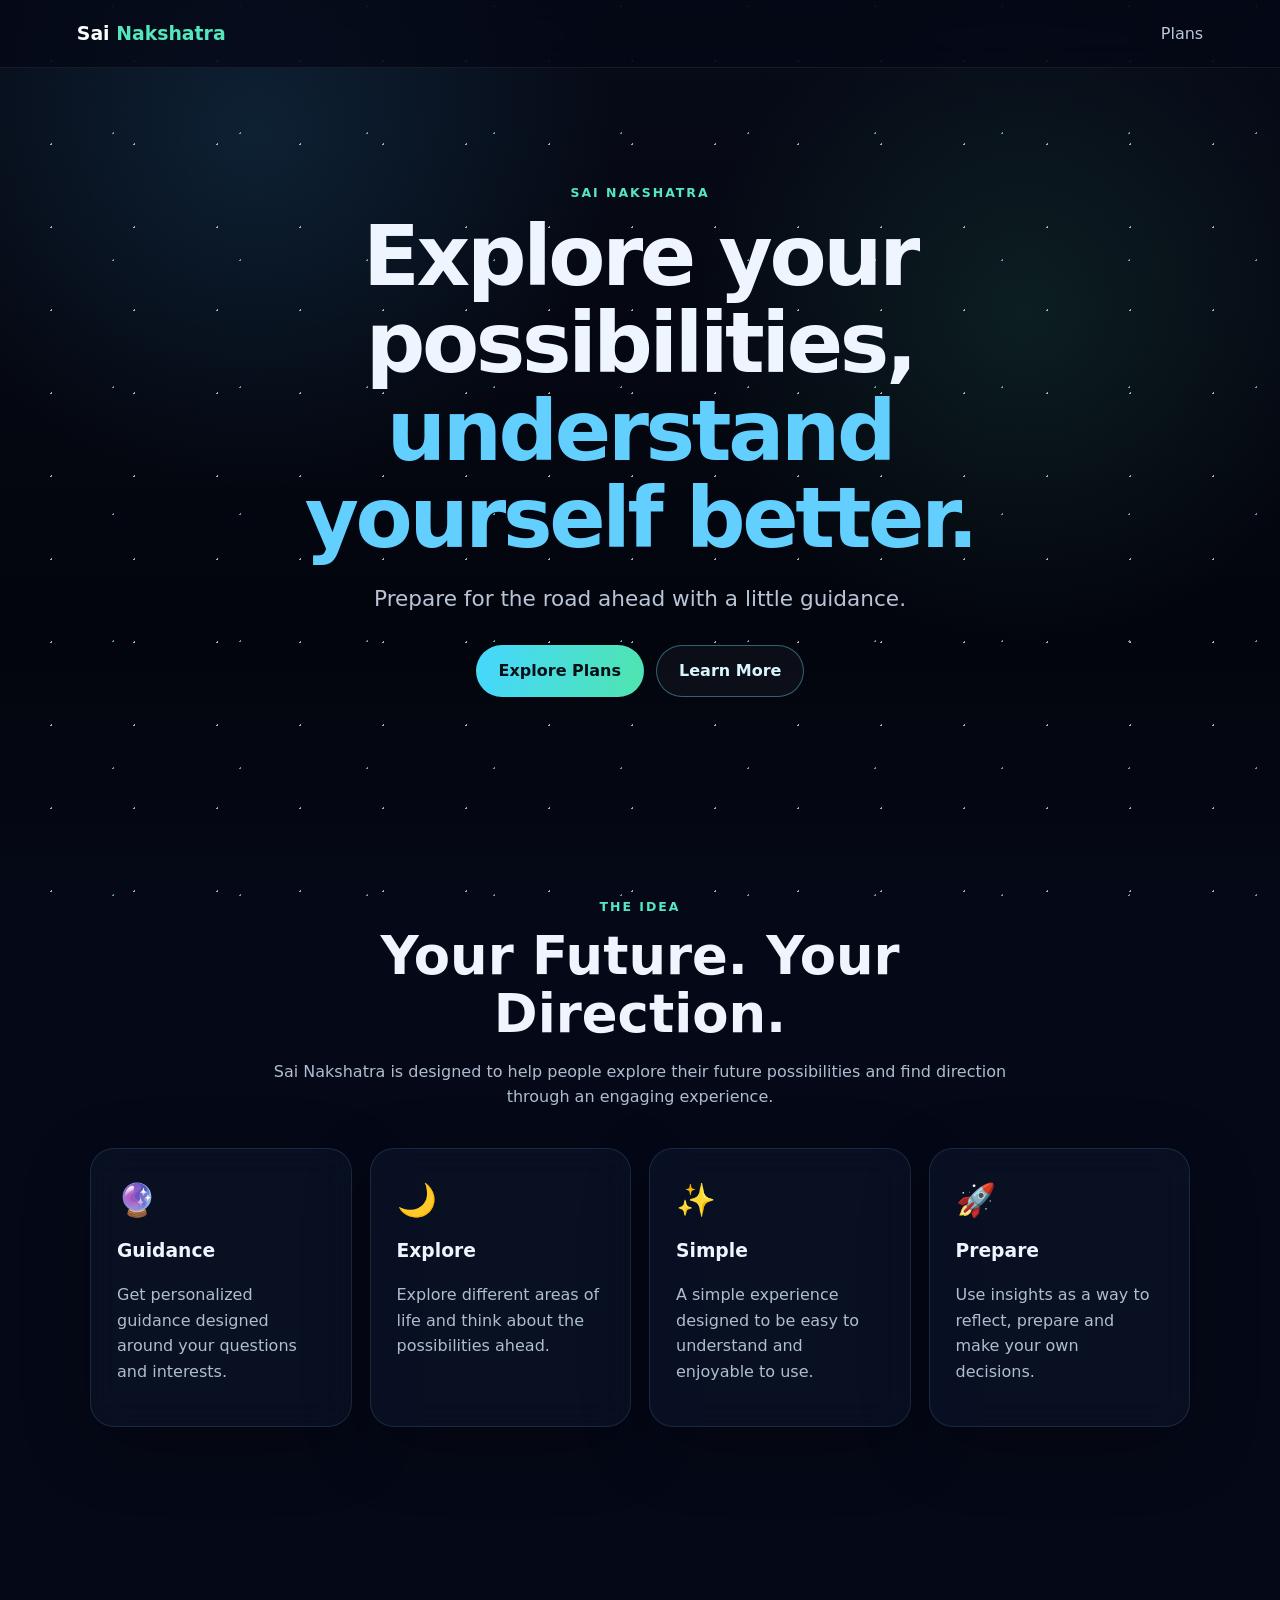
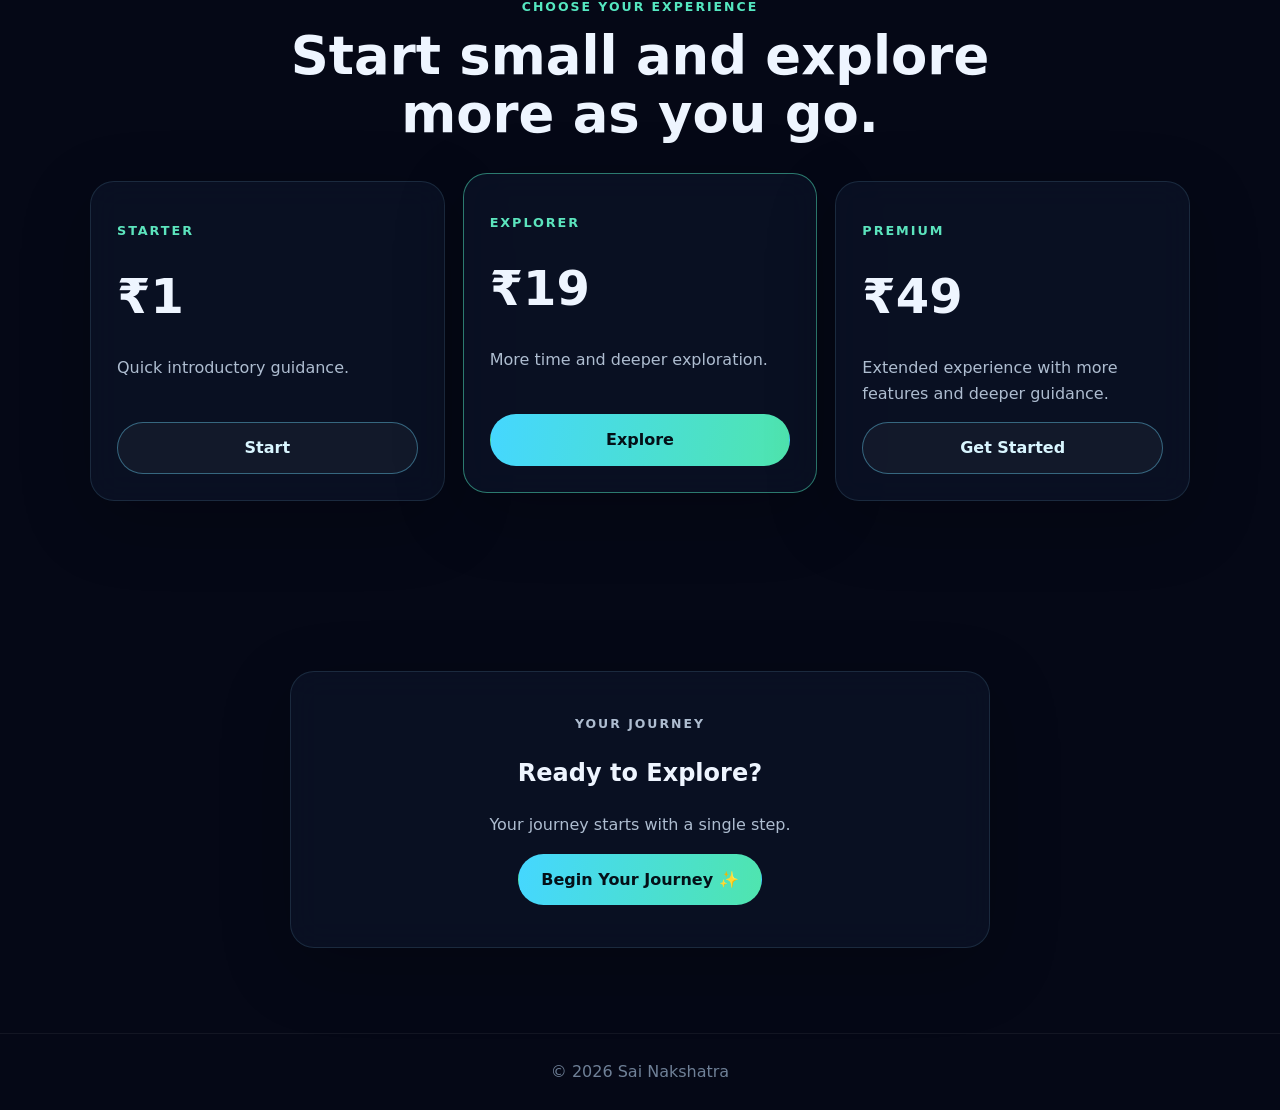
<file: index.html>
<!DOCTYPE html><html lang="en"><head><meta charset="UTF-8"><meta name="viewport" content="width=device-width,initial-scale=1"><meta name="theme-color" content="#070b18"><title>Sai Nakshatra | Your Future. Your Direction.</title><link rel="stylesheet" href="style.css"></head><body><div class="stars"></div><header class="nav"><a class="brand" href="index.html">Sai <span>Nakshatra</span></a><a class="nav-link" href="#plans">Plans</a></header><main>
<section class="hero page"><div class="hero-card"><p class="eyebrow">SAI NAKSHATRA</p><h1>Explore your possibilities,<br><span>understand yourself better.</span></h1><p class="hero-text">Prepare for the road ahead with a little guidance.</p><div class="actions"><a class="primary-btn" href="#plans">Explore Plans</a><a class="secondary-btn" href="#about">Learn More</a></div></div></section>
<section id="about" class="page section"><div class="section-heading"><p class="eyebrow">THE IDEA</p><h2>Your Future. Your Direction.</h2><p>Sai Nakshatra is designed to help people explore their future possibilities and find direction through an engaging experience.</p></div><div class="feature-grid"><article class="glass-card"><div class="icon">🔮</div><h3>Guidance</h3><p>Get personalized guidance designed around your questions and interests.</p></article><article class="glass-card"><div class="icon">🌙</div><h3>Explore</h3><p>Explore different areas of life and think about the possibilities ahead.</p></article><article class="glass-card"><div class="icon">✨</div><h3>Simple</h3><p>A simple experience designed to be easy to understand and enjoyable to use.</p></article><article class="glass-card"><div class="icon">🚀</div><h3>Prepare</h3><p>Use insights as a way to reflect, prepare and make your own decisions.</p></article></div></section>
<section id="plans" class="page section"><div class="section-heading"><p class="eyebrow">CHOOSE YOUR EXPERIENCE</p><h2>Start small and explore more as you go.</h2></div><div class="plans-grid"><article class="plan-card"><p class="plan-label">STARTER</p><div class="price">₹1</div><p>Quick introductory guidance.</p><a class="secondary-btn full" href="birth-details.html?plan=starter">Start</a></article><article class="plan-card featured"><p class="plan-label">EXPLORER</p><div class="price">₹19</div><p>More time and deeper exploration.</p><a class="primary-btn full" href="birth-details.html?plan=explorer">Explore</a></article><article class="plan-card"><p class="plan-label">PREMIUM</p><div class="price">₹49</div><p>Extended experience with more features and deeper guidance.</p><a class="secondary-btn full" href="birth-details.html?plan=premium">Get Started</a></article></div></section>
<section class="page cta section"><div class="cta-card"><p class="eyebrow">YOUR JOURNEY</p><h2>Ready to Explore?</h2><p>Your journey starts with a single step.</p><a class="primary-btn" href="birth-details.html">Begin Your Journey ✨</a></div></section></main><footer class="footer">© 2026 Sai Nakshatra</footer></body></html>
</file>
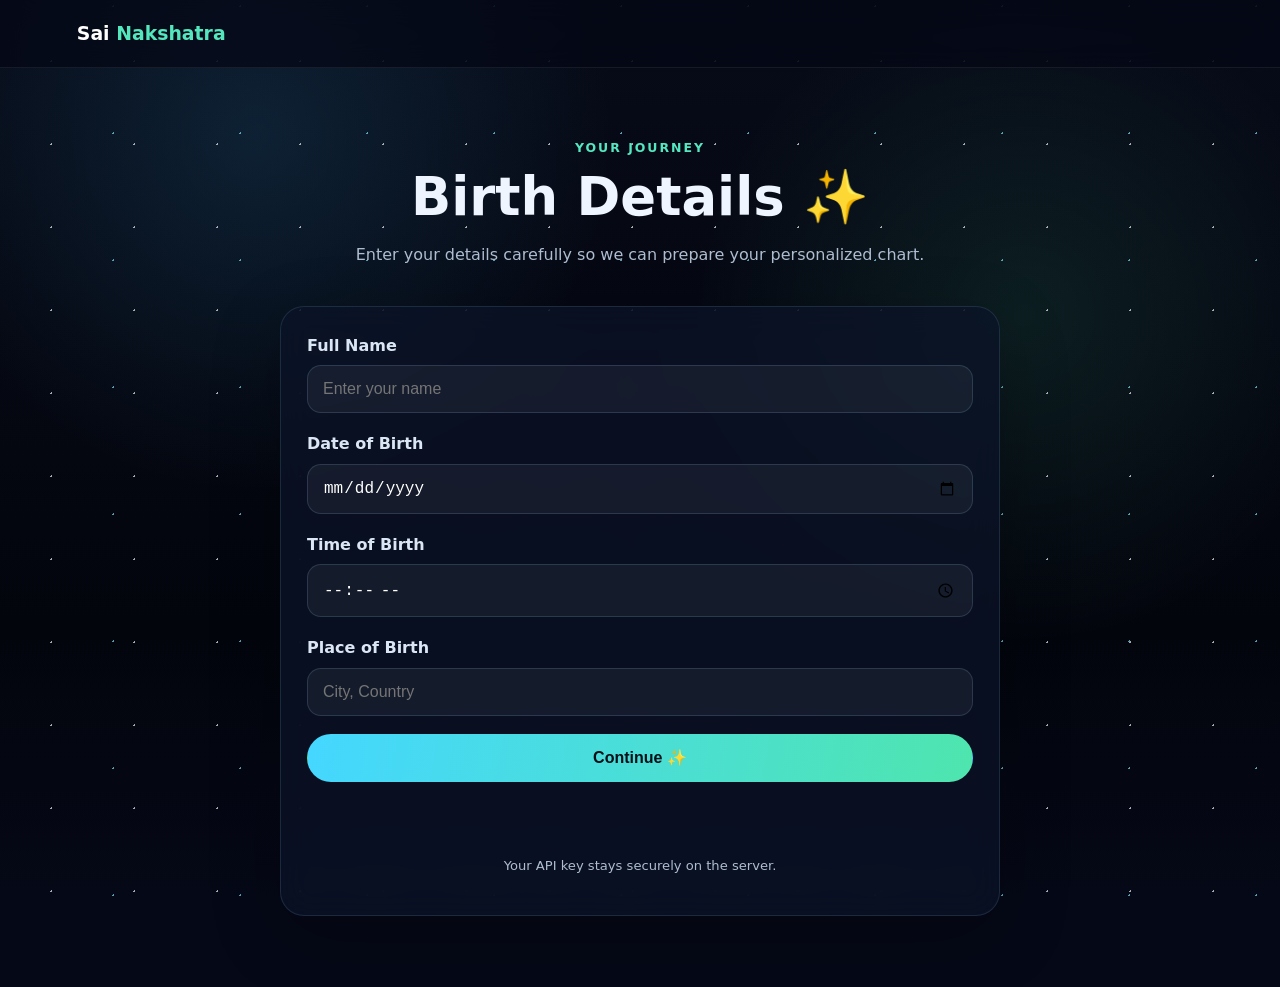
<file: birth-details.html>
<!DOCTYPE html><html lang="en"><head><meta charset="UTF-8"><meta name="viewport" content="width=device-width,initial-scale=1"><title>Birth Details | Sai Nakshatra</title><link rel="stylesheet" href="style.css"></head><body><div class="stars"></div><header class="nav"><a class="brand" href="index.html">Sai <span>Nakshatra</span></a></header><main class="page narrow"><div class="section-heading"><p class="eyebrow">YOUR JOURNEY</p><h1>Birth Details ✨</h1><p>Enter your details carefully so we can prepare your personalized chart.</p></div><form id="birthForm" class="glass-card form-card"><label>Full Name<input id="name" type="text" autocomplete="name" placeholder="Enter your name" required></label><label>Date of Birth<input id="date" type="date" required></label><label>Time of Birth<input id="time" type="time" required></label><label>Place of Birth<input id="place" type="text" autocomplete="off" placeholder="City, Country" required></label><button class="primary-btn" type="submit" id="continueBtn">Continue ✨</button><div id="status" class="status" aria-live="polite"></div><p class="small-note">Your API key stays securely on the server.</p></form></main><script src="astro-engine.js"></script><script>
document.getElementById("birthForm").addEventListener("submit",async e=>{e.preventDefault();const name=document.getElementById("name").value.trim(),date=document.getElementById("date").value,time=document.getElementById("time").value,place=document.getElementById("place").value.trim(),status=document.getElementById("status"),button=document.getElementById("continueBtn"),plan=new URLSearchParams(location.search).get("plan")||"starter";if(!name||!date||!time||!place)return;button.disabled=true;button.textContent="Preparing your chart…";status.className="status loading";status.textContent="Finding your birthplace and calculating your chart…";try{const result=await calculateRealAstrology({name,date,time,place});localStorage.setItem("birthName",name);localStorage.setItem("birthDate",date);localStorage.setItem("birthTime",time);localStorage.setItem("birthPlace",place);localStorage.setItem("selectedPlan",plan);localStorage.setItem("astrologyResult",JSON.stringify(result));location.href="result.html"}catch(error){console.error(error);button.disabled=false;button.textContent="Continue ✨";status.className="status error";status.textContent=error.message||"We couldn't prepare your chart. Please try again."}});
</script></body></html>
</file>
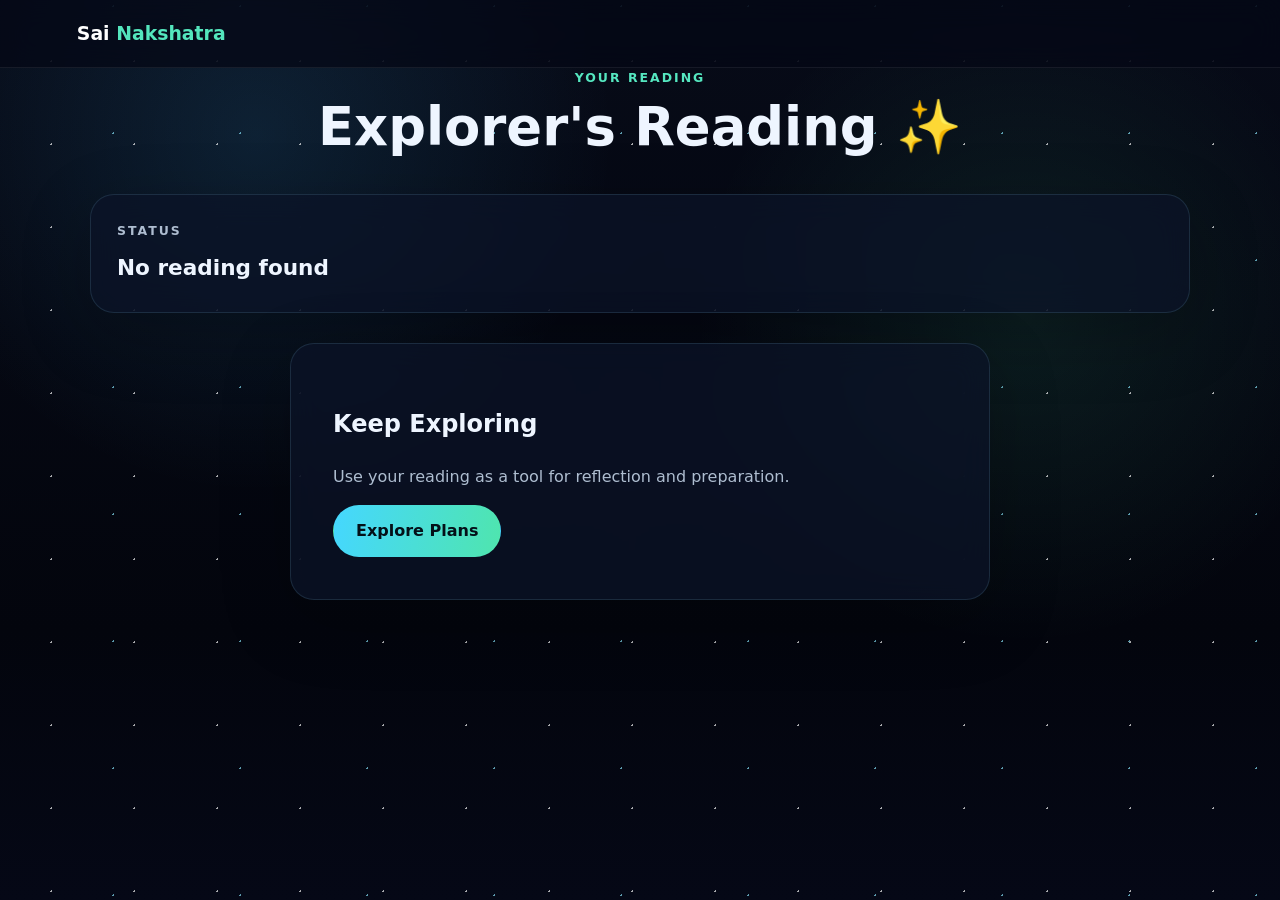
<file: result.html>
<!DOCTYPE html><html lang="en"><head><meta charset="UTF-8"><meta name="viewport" content="width=device-width,initial-scale=1"><title>Your Reading | Sai Nakshatra</title><link rel="stylesheet" href="style.css"></head><body><div class="stars"></div><header class="nav"><a class="brand" href="index.html">Sai <span>Nakshatra</span></a></header><main class="page"><div class="section-heading"><p class="eyebrow">YOUR READING</p><h1 id="welcome">Your Chart ✨</h1><p id="birthSummary"></p></div><div id="resultArea" class="result-grid"></div><div class="cta-card section"><h2>Keep Exploring</h2><p>Use your reading as a tool for reflection and preparation.</p><a class="primary-btn" href="index.html#plans">Explore Plans</a></div></main><script>
const result=JSON.parse(localStorage.getItem("astrologyResult")||"null"),name=localStorage.getItem("birthName")||"Explorer",place=localStorage.getItem("birthPlace")||"";document.getElementById("welcome").textContent=`${name}'s Reading ✨`;document.getElementById("birthSummary").textContent=place?`Birthplace: ${place}`:"";const area=document.getElementById("resultArea");function card(title,value){const a=document.createElement("article");a.className="glass-card result-card";a.innerHTML=`<p class="eyebrow">${title}</p><h2>${value??"—"}</h2>`;return a}if(!result){area.appendChild(card("STATUS","No reading found"))}else{const c=result.chart||result.output||result;area.appendChild(card("RASHI / MOON SIGN",c?.rashi||c?.moon_sign||c?.moonSign||c?.rasi||c?.moon_rashi));area.appendChild(card("NAKSHATRA",c?.nakshatra||c?.birth_star||c?.birthStar));area.appendChild(card("PADA",c?.pada||c?.nakshatra_pada||c?.nakshatraPada));area.appendChild(card("BIRTHPLACE",result.birthplace||place))}
</script></body></html>
</file>
<file: style.css>
*{box-sizing:border-box}html{scroll-behavior:smooth}body{margin:0;background:#050816;color:#eef5ff;font-family:Inter,system-ui,-apple-system,BlinkMacSystemFont,"Segoe UI",sans-serif;line-height:1.6}.stars{position:fixed;inset:0;z-index:-2;background:radial-gradient(circle at 20% 15%,rgba(64,190,255,.13),transparent 28%),radial-gradient(circle at 80% 35%,rgba(85,255,179,.09),transparent 28%),linear-gradient(180deg,#070b18,#03050d 70%,#050816)}.stars:before{content:"";position:absolute;inset:0;opacity:.65;background-image:radial-gradient(#fff 1px,transparent 1px),radial-gradient(#8be9ff 1px,transparent 1px);background-size:83px 83px,127px 127px;background-position:10px 20px,50px 70px}.nav{height:68px;display:flex;align-items:center;justify-content:space-between;padding:0 6%;border-bottom:1px solid rgba(255,255,255,.07);backdrop-filter:blur(14px);position:sticky;top:0;z-index:5;background:rgba(5,8,22,.72)}.brand{color:#fff;text-decoration:none;font-weight:800;font-size:1.18rem}.brand span{color:#54e6bd}.nav-link{color:#b9c9dd;text-decoration:none}.page{width:min(1100px,92%);margin:auto}.hero{min-height:620px;display:flex;align-items:center;justify-content:center;text-align:center;padding:70px 0}.hero-card{max-width:850px;padding:45px 20px}.eyebrow{margin:0 0 10px;color:#55e7c0;font-size:.78rem;font-weight:800;letter-spacing:.16em}.hero h1{font-size:clamp(2.4rem,8vw,5.2rem);line-height:1.05;margin:10px 0 20px;letter-spacing:-.04em}.hero h1 span{color:#62cfff}.hero-text{font-size:clamp(1.05rem,3vw,1.35rem);color:#b8c5d8;max-width:620px;margin:0 auto 28px}.actions{display:flex;justify-content:center;gap:12px;flex-wrap:wrap}.primary-btn,.secondary-btn{display:inline-flex;align-items:center;justify-content:center;min-height:48px;padding:12px 22px;border-radius:28px;text-decoration:none;font-weight:800;border:1px solid transparent;cursor:pointer;font-size:1rem}.primary-btn{background:linear-gradient(100deg,#45d7ff,#4fe5ae);color:#041018}.primary-btn:disabled{opacity:.55;cursor:wait}.secondary-btn{border-color:rgba(110,220,255,.4);color:#d9f6ff;background:rgba(255,255,255,.04)}.full{width:100%}.section{padding:85px 0}.section-heading{text-align:center;max-width:760px;margin:0 auto 38px}.section-heading h1,.section-heading h2{font-size:clamp(2rem,5vw,3.3rem);line-height:1.1;margin:8px 0 16px}.section-heading p:not(.eyebrow){color:#aebdd0}.feature-grid,.plans-grid,.result-grid{display:grid;grid-template-columns:repeat(4,1fr);gap:18px}.plans-grid{grid-template-columns:repeat(3,1fr)}.glass-card,.plan-card,.cta-card{background:rgba(12,19,40,.74);border:1px solid rgba(150,220,255,.13);border-radius:24px;padding:26px;box-shadow:0 20px 70px rgba(0,0,0,.22);backdrop-filter:blur(16px)}.icon{font-size:2rem}.glass-card h3{margin:10px 0 6px}.glass-card p,.plan-card p,.cta-card p{color:#aebdd0}.plan-card{min-height:270px;display:flex;flex-direction:column}.plan-card.featured{border-color:rgba(80,230,190,.5);transform:translateY(-8px)}.plan-label{font-size:.8rem!important;letter-spacing:.15em;font-weight:800;color:#5ce4bd!important}.price{font-size:3rem;font-weight:900;margin:4px 0}.plan-card .full{margin-top:auto}.cta{text-align:center}.cta-card{max-width:700px;margin:auto;padding:42px}.footer{text-align:center;color:#6f8097;padding:25px;border-top:1px solid rgba(255,255,255,.06)}.narrow{max-width:720px;padding:70px 0}.form-card{display:grid;gap:18px}.form-card label{display:grid;gap:7px;color:#dbe6f5;font-weight:700}.form-card input{width:100%;padding:14px 15px;border-radius:14px;border:1px solid rgba(160,210,255,.16);background:rgba(255,255,255,.05);color:#fff;font-size:1rem;outline:none}.form-card input:focus{border-color:#58dcbf}.status{min-height:24px;text-align:center;border-radius:12px;padding:4px}.status.loading{color:#7fead0}.status.error{color:#ff9eab;background:rgba(255,70,100,.08);padding:10px}.small-note{text-align:center;color:#71839a;font-size:.82rem}.result-grid{grid-template-columns:repeat(3,1fr);margin-top:30px}.result-card h2{margin:4px 0 0;font-size:1.35rem}.result-grid .result-card:last-child{grid-column:span 3}.result-grid+.cta-card{margin-top:30px}@media(max-width:800px){.feature-grid{grid-template-columns:repeat(2,1fr)}.plans-grid{grid-template-columns:1fr}.plan-card.featured{transform:none}.result-grid{grid-template-columns:1fr}.result-grid .result-card:last-child{grid-column:span 1}}@media(max-width:520px){.nav{padding:0 5%}.hero{min-height:560px;padding:45px 0}.hero-card{padding:20px 4px}.feature-grid{grid-template-columns:1fr}.glass-card,.plan-card{padding:22px}.section{padding:65px 0}.actions>*{width:100%}}
</file>
